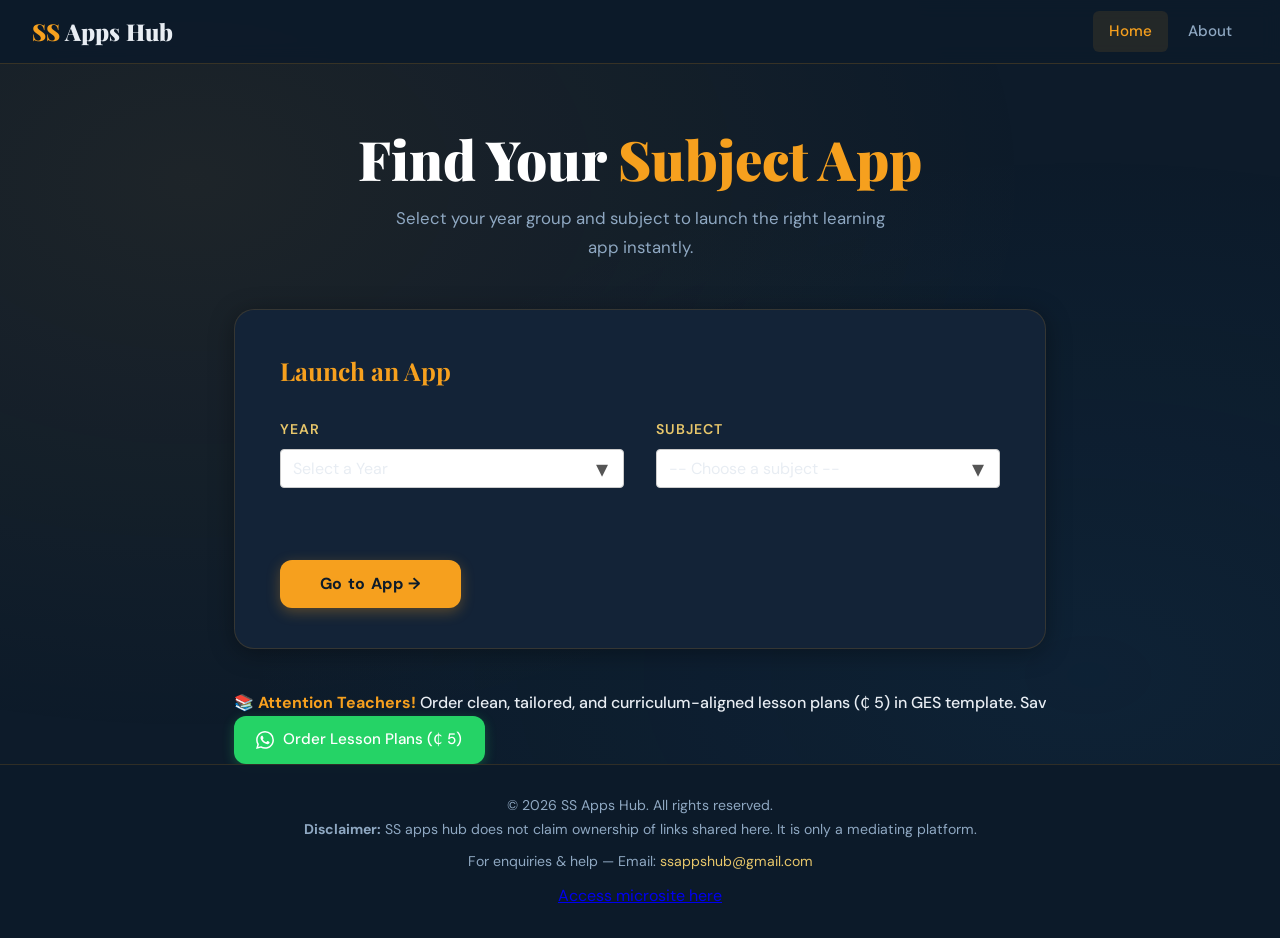
<file: index.html>
<!DOCTYPE html>
<html lang="en">

<head>
  <meta charset="UTF-8" />
  <meta name="viewport" content="width=device-width, initial-scale=1.0" />
  <meta name="description" content="access all subject specific apps for the new curriculum in one place">
  <meta name="keywords"
    content="plan your lesson, lesson plans, new curriculum, subject apps, year 1, year 2, year 3, shs apps, senior high school apps">
  <meta name="author" content="Benjamin Sarfo Appau, Jennifer Owusu Ansah">

  <title>SS Apps Hub – Home</title>

  <!-- Link to external stylesheet -->
  <link rel="stylesheet" href="styles.css" />
</head>

<body>

  <!-- ========== NAVIGATION BAR ========== -->
  <nav class="navbar" aria-label="Main Navigation">
    <!-- Brand / Logo -->
    <a href="index.html" class="navbar-brand">SS <span>Apps Hub</span></a>

    <!-- Navigation links -->
    <ul class="nav-links">
      <li><a href="index.html" class="active" aria-current="page">Home</a></li>
      <li><a href="about.html">About</a></li>
    </ul>
  </nav>
  <!-- ========== END NAV ========== -->


  <main>

    <!-- ========== PAGE HEADER ========== -->
    <header class="page-header">
      <h1>Find Your <span>Subject App</span></h1>
      <p>Select your year group and subject to launch the right learning app instantly.</p>
    </header>
    <!-- ========== END HEADER ========== -->


    <div class="container">

      <!-- ========== APP FINDER CARD ========== -->
      <section class="finder-card" aria-label="App Finder">
        <h2>Launch an App</h2>

        <!-- Form grid: Year input + Subject dropdown + Go button -->
        <div class="form-grid">

          <!-- Year label & input -->
          <div class="form-group">
            <label for="year-input">Year</label>
            <div class="select-wrapper">
              <select id="year-input" aria-describedby="finder-msg">
                <option value="" disabled selected>Select a Year</option>
                <option value="Year 1">Year 1</option>
                <option value="Year 2">Year 2</option>
                <option value="Year 3">Year 3</option>
              </select>
            </div>
          </div>

          <!-- Subject label & dropdown -->
          <div class="form-group">
            <label for="subject-select">Subject</label>
            <div class="select-wrapper">
              <select id="subject-select" aria-label="Select a subject">
                <option value="" disabled selected>-- Choose a subject --</option>
                <!-- Options are populated by JavaScript below -->
              </select>
            </div>
          </div>

          <!-- Feedback message row -->
          <p id="finder-msg" role="status" aria-live="polite"></p>

          <!-- Go button -->
          <button class="btn-go" id="go-btn" type="button">Go to App →</button>

        </div><!-- /form-grid -->
      </section>
      <!-- ========== END FINDER CARD ========== -->


      <!-- ========== ADVERT BANNER ========== -->
      <!--
        Contains a scrolling marquee advert for lesson plans
        and a WhatsApp contact button.
      -->
      <aside class="advert-banner" aria-label="Advertisement">

        <!-- Scrolling marquee text (duplicated for seamless loop) -->
        <div class="advert-text-wrap" aria-hidden="true">
          <div class="advert-marquee">
            <div class="advert-marquee-inner">
              <p>📚 <strong>Attention Teachers!</strong> Order clean, tailored, and curriculum-aligned lesson plans
                (&#8373 5) in GES template. Save time, teach better. Click the button to reach us on WhatsApp now!
                &nbsp;&nbsp;&nbsp;</p>
            </div>
            <!-- Duplicate for seamless infinite loop -->
            <div class="advert-marquee-inner" aria-hidden="true">
              <p>📚 <strong>Attention Teachers!</strong> Order clean, tailored, and curriculum-aligned lesson plans
                (&#8373 5) in GES template. Save time, teach better. Click the button to reach us on WhatsApp now!
                &nbsp;&nbsp;&nbsp;</p>
            </div>
          </div>
        </div>

        <!-- Visually-hidden text for screen readers -->
        <span class="sr-only">
          Attention Teachers: Order clean, tailored lesson plans. Contact us on WhatsApp.
        </span>

        <!-- WhatsApp button — replace number if needed (country code 233 = Ghana) -->
        <a href="https://wa.me/233533550588" target="_blank" rel="noopener noreferrer" class="btn-whatsapp"
          aria-label="Contact us on WhatsApp">
          <!-- WhatsApp SVG icon -->
          <svg viewBox="0 0 24 24" xmlns="http://www.w3.org/2000/svg" aria-hidden="true">
            <path
              d="M17.472 14.382c-.297-.149-1.758-.867-2.03-.967-.273-.099-.471-.148-.67.15-.197.297-.767.966-.94 1.164-.173.199-.347.223-.644.075-.297-.15-1.255-.463-2.39-1.475-.883-.788-1.48-1.761-1.653-2.059-.173-.297-.018-.458.13-.606.134-.133.298-.347.446-.52.149-.174.198-.298.298-.497.099-.198.05-.371-.025-.52-.075-.149-.669-1.612-.916-2.207-.242-.579-.487-.5-.669-.51-.173-.008-.371-.01-.57-.01-.198 0-.52.074-.792.372-.272.297-1.04 1.016-1.04 2.479 0 1.462 1.065 2.875 1.213 3.074.149.198 2.096 3.2 5.077 4.487.709.306 1.262.489 1.694.625.712.227 1.36.195 1.871.118.571-.085 1.758-.719 2.006-1.413.248-.694.248-1.289.173-1.413-.074-.124-.272-.198-.57-.347m-5.421 7.403h-.004a9.87 9.87 0 01-5.031-1.378l-.361-.214-3.741.982.998-3.648-.235-.374a9.86 9.86 0 01-1.51-5.26c.001-5.45 4.436-9.884 9.888-9.884 2.64 0 5.122 1.03 6.988 2.898a9.825 9.825 0 012.893 6.994c-.003 5.45-4.437 9.884-9.885 9.884m8.413-18.297A11.815 11.815 0 0012.05 0C5.495 0 .16 5.335.157 11.892c0 2.096.547 4.142 1.588 5.945L.057 24l6.305-1.654a11.882 11.882 0 005.683 1.448h.005c6.554 0 11.89-5.335 11.893-11.893a11.821 11.821 0 00-3.48-8.413z" />
          </svg>
          Order Lesson Plans (&#8373 5)
        </a>

      </aside>
      <!-- ========== END ADVERT BANNER ========== -->

    </div><!-- /container -->
  </main>


  <!-- ========== FOOTER ========== -->
  <footer>
    <div class="footer-inner">
      <!-- Copyright notice -->
      <p class="footer-copy">
        &copy; <span id="footer-year"></span> SS Apps Hub. All rights reserved. <br />
        <b> Disclaimer:</b> SS apps hub does
        not claim ownership of links shared here. It is only a mediating platform.
      </p>
      <!-- Contact / enquiry line -->
      <p class="footer-contact">
        For enquiries &amp; help — Email:
        <a href="https://mail.google.com/mail/?view=cm&to=ssappshub@gmail.com" target="_blank">ssappshub@gmail.com</a>
      </p>
      <!--======EMBEDDED MICROSITE======-->

      <p>
        <a href="https://curriculumresources.edu.gh/" target="_blank" style="text-decoration: underline;"
          onmouseover="this.style.color='#1a73e8';" onmouseout="this.style.color='';">
          Access microsite here
        </a>
      </p>




    </div>
  </footer>
  <!-- ========== END FOOTER ========== -->


  <!-- ========== JAVASCRIPT ========== -->
  <script>
    /* -------------------------------------------------------
       App data: year + subject → destination URL
       Sourced from ss_apps.xlsx
    ------------------------------------------------------- */
    const appData = [
      /* ---- Year 1 ---- */
      { year: "year 1", subject: "Accounting", url: "https://www.playlab.ai/project/cmekekfba0ab1kr0u69l9m7jf" },
      { year: "year 1", subject: "Additional Mathematics", url: "https://www.playlab.ai/project/cmd92w06l04rzh10uj4rc3pwv" },
      { year: "year 1", subject: "Agricultural Science", url: "https://www.playlab.ai/project/cmd932l2s055fh10uudu9v30i" },
      { year: "year 1", subject: "Agriculture", url: "https://www.playlab.ai/project/cmd93523905myji0ultzdspqb" },
      { year: "year 1", subject: "Applied Technology", url: "https://www.playlab.ai/project/cmd9384ox05zfji0u5hsjvka9" },
      { year: "year 1", subject: "Arabic", url: "https://www.playlab.ai/project/cmd93bnef05j7h10uo7d72ea6" },
      { year: "year 1", subject: "Art and Design Foundation", url: "https://www.playlab.ai/project/cmd93hdgx04v9k60urun1snzm" },
      { year: "year 1", subject: "Art and Design Studio", url: "https://www.playlab.ai/project/cmd93pozj058tk60u1vi7j5n8" },
      { year: "year 1", subject: "Aviation and Aerospace", url: "https://www.playlab.ai/project/cmdw89v1e0jc6mg0u8em0clf1" },
      { year: "year 1", subject: "Biology", url: "https://www.playlab.ai/project/cmd93v07f06h5ji0uae4zk9lj" },
      { year: "year 1", subject: "Biomedical Science", url: "https://www.playlab.ai/project/cmd93x7ru054oju0uilff0262" },
      { year: "year 1", subject: "Business Management", url: "https://www.playlab.ai/project/cmekep06f0besnb0uuqf606q5" },
      { year: "year 1", subject: "Chemistry", url: "https://www.playlab.ai/project/cmd940t7h06ujji0ubvswrck1" },
      { year: "year 1", subject: "Christian Religious Studies (CRS)", url: "https://www.playlab.ai/project/cmdw9ntmi2h2and0ug3r5stay" },
      { year: "year 1", subject: "Clothing & Textiles", url: "https://www.playlab.ai/project/cmdw978jx0k83mg0uij7zjef3" },
      { year: "year 1", subject: "Computing", url: "https://www.playlab.ai/project/cmd9462xe05urjq0u38blwlcq" },
      { year: "year 1", subject: "Design and Communication Technology", url: "https://www.playlab.ai/project/cmd94caqa07a5ji0uyg6tvivz" },
      { year: "year 1", subject: "Economics", url: "https://www.playlab.ai/project/cmd94ee7j05skgn0uk2rvfvyg" },
      { year: "year 1", subject: "Engineering", url: "https://www.playlab.ai/project/cmd94j45c06apjq0u9x0s5vq4" },
      { year: "year 1", subject: "English Language", url: "https://www.playlab.ai/project/cmdxx258702r9os0ukf1zoqke" },
      { year: "year 1", subject: "Food and Nutrition", url: "https://www.playlab.ai/project/cmdw9c1rr2i6jm60utaylrnnc" },
      { year: "year 1", subject: "French", url: "https://www.playlab.ai/project/cmdw8k4gv0jowmg0u81kxyyub" },
      { year: "year 1", subject: "General Science", url: "https://www.playlab.ai/project/cmd94ugn006q9jq0uu4ntg6y1" },
      { year: "year 1", subject: "Geography", url: "https://www.playlab.ai/project/cmdw907a32iheo50ujv3ecgl9" },
      { year: "year 1", subject: "Ghanaian Language (Akuapem)", url: "https://www.playlab.ai/project/cmdxp42ec2za5nn0up00eu89e" },
      { year: "year 1", subject: "Ghanaian Language (Asante Twi)", url: "https://www.playlab.ai/project/cmdxpx04a2zr2nn0uzjoju8b6" },
      { year: "year 1", subject: "Ghanaian Language (Dabgani)", url: "https://www.playlab.ai/project/cmdxozu0o321ao70uk8p7aat5" },
      { year: "year 1", subject: "Ghanaian Language (Dagaare)", url: "https://www.playlab.ai/project/cmdxs8h0p00kymz0urf88mkvn" },
      { year: "year 1", subject: "Ghanaian Language (Dangme)", url: "https://www.playlab.ai/project/cmdxsfra80354mw0uywbjuw9b" },
      { year: "year 1", subject: "Ghanaian Language (Ewe)", url: "https://www.playlab.ai/project/cmdxscejv00ifp50vfqkxh13b" },
      { year: "year 1", subject: "Ghanaian Language (Ga)", url: "https://www.playlab.ai/project/cmdxsmmlr00o5os0uf6qv6fl3" },
      { year: "year 1", subject: "Ghanaian Language (Gonja)", url: "https://www.playlab.ai/project/cmdxsp86l0128p50vlx6e8srg" },
      { year: "year 1", subject: "Ghanaian Language (Gurene)", url: "https://www.playlab.ai/project/cmdxss2do0106lt0u100art46" },
      { year: "year 1", subject: "Ghanaian Language (Kasem)", url: "https://www.playlab.ai/project/cmdxsv6sk01czlt0u9f5ze8wl" },
      { year: "year 1", subject: "Ghanaian Language (Mfantse)", url: "https://www.playlab.ai/project/cmdxww6f103azlt0ukrgiardh" },
      { year: "year 1", subject: "Ghanaian Language (Nzema)", url: "https://www.playlab.ai/project/cmdxwyptj03d7mz0ucgjrae3s" },
      { year: "year 1", subject: "Government", url: "https://www.playlab.ai/project/cmd94ypa5065ogy0uidiugvn2" },
      { year: "year 1", subject: "History", url: "https://www.playlab.ai/project/cmd950t2e05e4ix0u7vezzc72" },
      { year: "year 1", subject: "Information and Communication Technology (ICT)", url: "https://www.playlab.ai/project/cmd952nfd05sdju0uns2559uz" },
      { year: "year 1", subject: "Intervention (English and Maths)", url: "https://www.playlab.ai/project/cmfocc5ql0hasm40uqjmty9d9" },
      { year: "year 1", subject: "Islamic Religious Studies", url: "https://www.playlab.ai/project/cmdw9yhyd2jldno0viwed8qjo" },
      { year: "year 1", subject: "Literature in English", url: "https://www.playlab.ai/project/cmd954psk065tju0uwu65jc6i" },
      { year: "year 1", subject: "Management in Living", url: "https://www.playlab.ai/project/cmekev1070atdll0udetpyfqp" },
      { year: "year 1", subject: "Mathematics (Core)", url: "https://www.playlab.ai/project/cmd959ml706q6k60u7e66i89u" },
      { year: "year 1", subject: "Music", url: "https://www.playlab.ai/project/cmd95bopy05rles0ukg4jo2p5" },
      { year: "year 1", subject: "Performing Arts", url: "https://www.playlab.ai/project/cmd95ij56065nes0uv3shu976" },
      { year: "year 1", subject: "Physical Education and Health (Core)", url: "https://www.playlab.ai/project/cmd95elao07kmjq0u7tgx043y" },
      { year: "year 1", subject: "Physical Education and Health (Elective)", url: "https://www.playlab.ai/project/cmd95gm2j06kqju0u8bipvxs5" },
      { year: "year 1", subject: "Physics", url: "https://www.playlab.ai/project/cmd95kequ08evji0udoma8669" },
      { year: "year 1", subject: "Religious and Moral Education (RME)", url: "https://www.playlab.ai/project/cmd95mhu107zojq0uuzuj21xi" },
      { year: "year 1", subject: "Robotics", url: "https://www.playlab.ai/project/cmd95q0a305ytix0uc5fa4dmb" },
      { year: "year 1", subject: "Social Studies", url: "https://www.playlab.ai/project/cmd95sy3u06qzgn0uww395d6c" },
      { year: "year 1", subject: "Spanish", url: "https://www.playlab.ai/project/cmd95y5j80666i30uzwqno84z" },

      /* ---- Year 2 ---- */
      { year: "year 2", subject: "Accounting", url: "https://www.playlab.ai/project/cmeojcma2036fgk0u4pscv17f" },
      { year: "year 2", subject: "Additional Mathematics", url: "https://www.playlab.ai/project/cme6fmsbj0fbtnk0uz002inv9" },
      { year: "year 2", subject: "Agricultural Science / Agriculture", url: "https://www.playlab.ai/project/cme6ekrbj0fjxm30uhacwpg5z" },
      { year: "year 2", subject: "Agriculture", url: "https://www.playlab.ai/project/cme6eo5we0fwvm30upgptn669" },
      { year: "year 2", subject: "Applied Technology (Automotive & Metal)", url: "https://www.playlab.ai/project/cme6fpwwh09wik90u10hknruu" },
      { year: "year 2", subject: "Arabic", url: "https://www.playlab.ai/project/cmcy21epv0081fo0uosedqium" },
      { year: "year 2", subject: "Art and Design Foundation", url: "https://www.playlab.ai/project/cme6fztla0984no0uus6zmjmb" },
      { year: "year 2", subject: "Art and Design Studio", url: "https://www.playlab.ai/project/cme6g1wav0fsenk0u51x1fd4i" },
      { year: "year 2", subject: "Aviation and Aerospace", url: "https://www.playlab.ai/project/cme6fh5m80cz0m90u6x57eaov" },
      { year: "year 2", subject: "Biology", url: "https://www.playlab.ai/project/cme6fjssk0bbom50u3bk6xwpt" },
      { year: "year 2", subject: "Biomedical Science", url: "https://www.playlab.ai/project/cme6g4b0o09l0no0ukyjuka73" },
      { year: "year 2", subject: "Business Management", url: "https://www.playlab.ai/project/cmd97ngc20acujq0usfl5z5v1" },
      { year: "year 2", subject: "Chemistry", url: "https://www.playlab.ai/project/cme6g5xey0aakk90u6r8olibz" },
      { year: "year 2", subject: "Christian Religious Studies (CRS)", url: "https://www.playlab.ai/project/cmesm1nji032sgs0vkcasizmi" },
      { year: "year 2", subject: "Clothing & Textiles", url: "https://www.playlab.ai/project/cme6h94e50apwjd0ucc7wjk10" },
      { year: "year 2", subject: "Computing", url: "https://www.playlab.ai/project/cme6g8b040bs7m50u2fe3el2q" },
      { year: "year 2", subject: "Design and Communication Technology", url: "https://www.playlab.ai/project/cme6gaio409uyjd0uh3we9cz3" },
      { year: "year 2", subject: "Economics", url: "https://www.playlab.ai/project/cme6gikat0cg8m50ubv2or1xz" },
      { year: "year 2", subject: "Engineering", url: "https://www.playlab.ai/project/cme6gk7au0gjtm30ulo63hvmp" },
      { year: "year 2", subject: "English Language", url: "https://www.playlab.ai/project/cme6glvhl0gvgm30uccc5uu7j" },
      { year: "year 2", subject: "Food and Nutrition", url: "https://www.playlab.ai/project/cme6havtb09ypnl0u463nznvq" },
      { year: "year 2", subject: "French", url: "https://www.playlab.ai/project/cme6goppi09e6o60ut0ai02zb" },
      { year: "year 2", subject: "General Science", url: "https://www.playlab.ai/project/cme6graz50dwzm90ukyuuno5x" },
      { year: "year 2", subject: "Geography", url: "https://www.playlab.ai/project/cmdw6fr442g3fnd0u9fffjfso" },
      { year: "year 2", subject: "Ghanaian Language (Akuapem)", url: "https://www.playlab.ai/project/cme6gt76x0h8rm30uglx7i0zd" },
      { year: "year 2", subject: "Ghanaian Language (Asante Twi)", url: "https://www.playlab.ai/project/cme6gv49209kvnl0uyv3ie7rx" },
      { year: "year 2", subject: "Ghanaian Language (Dabgani)", url: "https://www.playlab.ai/project/cmddm3kil0otqjn0uutsrqatt" },
      { year: "year 2", subject: "Ghanaian Language (Dagare)", url: "https://www.playlab.ai/project/cme6gwoma0cvgm50una2eh6lt" },
      { year: "year 2", subject: "Ghanaian Language (Dangme)", url: "https://www.playlab.ai/project/cme6gytpp0aaxjd0urafgnpab" },
      { year: "year 2", subject: "Ghanaian Language (Ewe)", url: "https://www.playlab.ai/project/cme6h10090eakm90usb1xoa41" },
      { year: "year 2", subject: "Ghanaian Language (Ga)", url: "https://www.playlab.ai/project/cmdw6pxdl2rr9ms0ueqelj7bg" },
      { year: "year 2", subject: "Ghanaian Language (Gonja)", url: "https://www.playlab.ai/project/cme6h2p2n0hn6m30um1qk4of9" },
      { year: "year 2", subject: "Ghanaian Language (Gurene)", url: "https://www.playlab.ai/project/cme6h4rg60bfnmv0utg5vi2zt" },
      { year: "year 2", subject: "Ghanaian Language (Kasem)", url: "https://www.playlab.ai/project/cmdw6upio0itdmg0uqh1ef77e" },
      { year: "year 2", subject: "Ghanaian Language (Mfantse)", url: "https://www.playlab.ai/project/cmddltptf0qqfj70ue5jgr0cp" },
      { year: "year 2", subject: "Ghanaian Language (Nzema)", url: "https://curriculumresources.edu.gh/trs_year2_ghanaian-language_nzema/" },
      { year: "year 2", subject: "Government", url: "https://www.playlab.ai/project/cme6h714p0ge7nk0uw48xnont" },
      { year: "year 2", subject: "History", url: "https://www.playlab.ai/project/cmdxjohhq2uwtno0vln690jg1" },
      { year: "year 2", subject: "Information and Communication Technology (ICT)", url: "https://www.playlab.ai/project/cmekgp6rq0bjkp20u76nao8s4" },
      { year: "year 2", subject: "Intervention (English and Maths)", url: "https://www.playlab.ai/project/cmfocc5ql0hasm40uqjmty9d9" },
      { year: "year 2", subject: "Islamic Religious Studies", url: "https://www.playlab.ai/project/cmeslwo8n033gki0uztwpzktw" },
      { year: "year 2", subject: "Literature in English", url: "https://www.playlab.ai/project/cmekgtiug0b55l50uflwfsy0c" },
      { year: "year 2", subject: "Management in Living", url: "https://www.playlab.ai/project/cme6hcu7o0i1rm30udu4jxxlt" },
      { year: "year 2", subject: "Mathematics (Core)", url: "https://www.playlab.ai/project/cmekh06gb0c0ekr0u8dflebla" },
      { year: "year 2", subject: "Performing Arts", url: "https://www.playlab.ai/project/cmekh7n4u0cmxmv0u1djjqig9" },
      { year: "year 2", subject: "Physical Education and Health (Core)", url: "https://www.playlab.ai/project/cme6gexy30c49m50uxxvx0iu8" },
      { year: "year 2", subject: "Physical Education and Health (Elective)", url: "https://www.playlab.ai/project/cmekh5a6a0blzl50uyxvqdz8j" },
      { year: "year 2", subject: "Physics", url: "https://www.playlab.ai/project/cmekh9xfg0bspmd0ujw1h9gqb" },
      { year: "year 2", subject: "Religious and Moral Education (RME)", url: "https://www.playlab.ai/project/cmekhch900chmkr0u9rlcv2yl" },
      { year: "year 2", subject: "Robotics", url: "https://www.playlab.ai/project/cmekhfdwl0c68ll0uhtf0d6pn" },
      { year: "year 2", subject: "Social Studies", url: "https://www.playlab.ai/project/cmekhi7l30cbsp20ulf2a5p5w" },
      { year: "year 2", subject: "Spanish", url: "https://www.playlab.ai/project/cmekhn11r0bvxm80us6jdjhlr" },
    ];

    /* -------------------------------------------------------
       Populate the subject dropdown with unique subject names
       (sorted alphabetically, no duplicates)
    ------------------------------------------------------- */
    const subjectSelect = document.getElementById('subject-select');
    const uniqueSubjects = [...new Set(appData.map(d => d.subject))].sort();

    uniqueSubjects.forEach(subj => {
      const opt = document.createElement('option');
      opt.value = subj;
      opt.textContent = subj;
      subjectSelect.appendChild(opt);
    });

    /* -------------------------------------------------------
       Go button click handler:
       1. Read year input (trim + lowercase for comparison)
       2. Read selected subject
       3. Look up matching entry in appData
       4. Open the URL in a new tab, or show an error message
    ------------------------------------------------------- */
    document.getElementById('go-btn').addEventListener('click', function () {
      const yearRaw = document.getElementById('year-input').value.trim();
      const subjectRaw = subjectSelect.value;
      const msgEl = document.getElementById('finder-msg');

      /* Basic validation */
      if (!yearRaw) {
        msgEl.textContent = '⚠ Please enter a year (e.g. Year 1 or Year 2).';
        return;
      }
      if (!subjectRaw) {
        msgEl.textContent = '⚠ Please select a subject from the dropdown.';
        return;
      }

      /* Case-insensitive year match */
      const yearKey = yearRaw.toLowerCase().replace(/\s+/g, ' ');

      /* Find match in data array */
      const match = appData.find(
        d => d.year === yearKey && d.subject === subjectRaw
      );

      if (match) {
        msgEl.textContent = '';
        /* Open destination in a new browser tab */
        window.open(match.url, '_blank', 'noopener,noreferrer');
      } else {
        msgEl.textContent = `⚠ No app found for "${yearRaw}" + "${subjectRaw}". Check your entries.`;
      }
    });

    /* -------------------------------------------------------
       Auto-fill footer copyright year dynamically
    ------------------------------------------------------- */
    document.getElementById('footer-year').textContent = new Date().getFullYear();
    /*----------------------------------------------------------
      JS for the selection of year
      -------------------------------------------------------*/
    document.addEventListener("DOMContentLoaded", function () {
      const yearSelect = document.getElementById("year-input");

      yearSelect.addEventListener("change", function () {
        const selected = this.value;
        console.log("Selected year:", selected);
        // Add any logic that should run when the user picks a year
      });
    });
  </script>
  <!-- ========== END JAVASCRIPT ========== -->

</body>

</html>
</file>
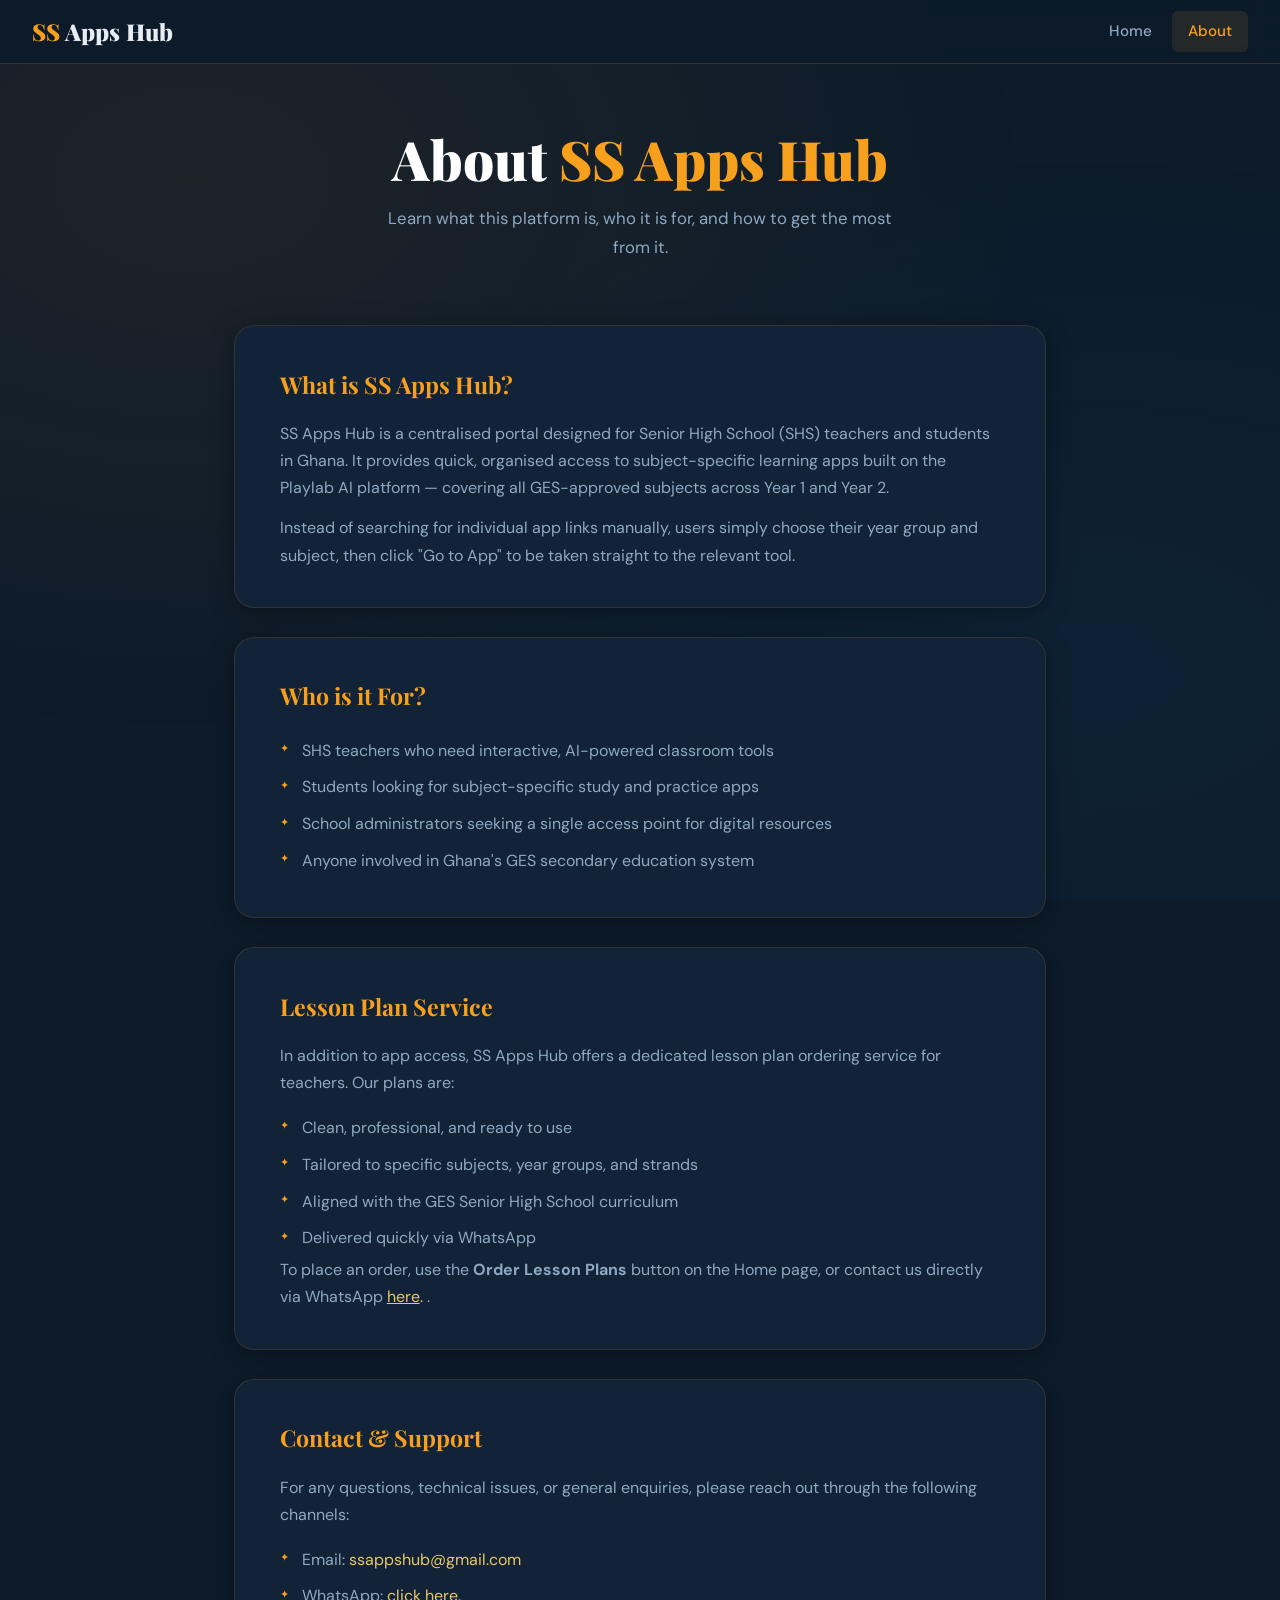
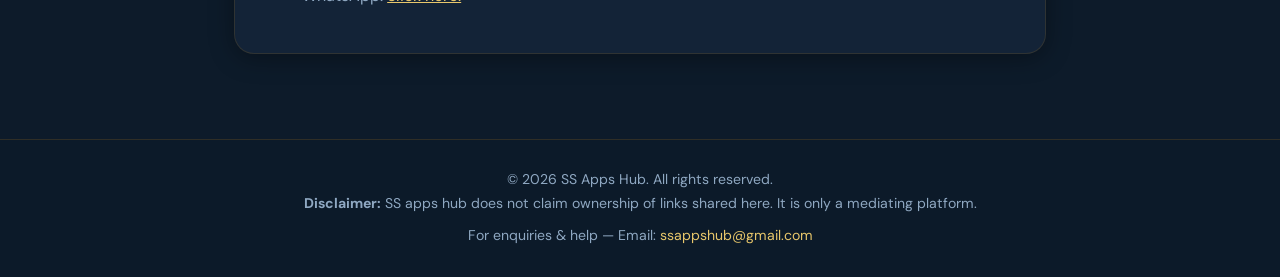
<file: about.html>
<!DOCTYPE html>
<html lang="en">

<head>
  <meta charset="UTF-8" />
  <meta name="viewport" content="width=device-width, initial-scale=1.0" />
  <meta charset="UTF-8" />
  <meta name="viewport" content="width=device-width, initial-scale=1.0" />
  <meta name="description"
    content="Learn about SS Apps Hub — a centralised portal for SHS teachers and students in Ghana to access subject-specific learning apps and order lesson plans. Find out who it's for, what it offers, and how to get in touch." />
  <meta name="keywords"
    content="SS Apps Hub, about, SHS teachers, students, Ghana, subject-specific apps, lesson plans, contact" />
  <meta name="author" content="Benjamin Sarfo Appau, Jennifer Owusu Ansah">

  <title>SS Apps Hub – About</title>

  <!-- Link to shared external stylesheet -->
  <link rel="stylesheet" href="styles.css" />
</head>

<body>

  <!-- ========== NAVIGATION BAR ========== -->
  <!-- Same nav structure as index.html; "About" link is marked active here -->
  <nav class="navbar" aria-label="Main Navigation">
    <!-- Brand / Logo -->
    <a href="index.html" class="navbar-brand">SS <span>Apps Hub</span></a>

    <!-- Navigation links -->
    <ul class="nav-links">
      <li><a href="index.html">Home</a></li>
      <li><a href="about.html" class="active" aria-current="page">About</a></li>
    </ul>
  </nav>
  <!-- ========== END NAV ========== -->


  <main>

    <!-- ========== PAGE HEADER ========== -->
    <header class="page-header">
      <h1>About <span>SS Apps Hub</span></h1>
      <p>Learn what this platform is, who it is for, and how to get the most from it.</p>
    </header>
    <!-- ========== END HEADER ========== -->


    <div class="container">
      <section class="about-section">

        <!-- Card 1: What is SS Apps Hub? -->
        <article class="about-card">
          <h2>What is SS Apps Hub?</h2>
          <p>
            SS Apps Hub is a centralised portal designed for Senior High School (SHS) teachers
            and students in Ghana. It provides quick, organised access to subject-specific
            learning apps built on the Playlab AI platform — covering all GES-approved
            subjects across Year 1 and Year 2.
          </p>
          <p>
            Instead of searching for individual app links manually, users simply choose their
            year group and subject, then click "Go to App" to be taken straight to the
            relevant tool.
          </p>
        </article>

        <!-- Card 2: Who is it for? -->
        <article class="about-card">
          <h2>Who is it For?</h2>
          <ul>
            <li>SHS teachers who need interactive, AI-powered classroom tools</li>
            <li>Students looking for subject-specific study and practice apps</li>
            <li>School administrators seeking a single access point for digital resources</li>
            <li>Anyone involved in Ghana's GES secondary education system</li>
          </ul>
        </article>

        <!-- Card 3: Lesson Plan Service -->
        <article class="about-card">
          <h2>Lesson Plan Service</h2>
          <p>
            In addition to app access, SS Apps Hub offers a dedicated lesson plan ordering
            service for teachers. Our plans are:
          </p>
          <ul>
            <li>Clean, professional, and ready to use</li>
            <li>Tailored to specific subjects, year groups, and strands</li>
            <li>Aligned with the GES Senior High School curriculum</li>
            <li>Delivered quickly via WhatsApp</li>
          </ul>
          <p>
            To place an order, use the <strong>Order Lesson Plans</strong> button on the
            Home page, or contact us directly via WhatsApp
            <a href="https://wa.me/233245856832" target="_blank" rel="noopener noreferrer"
              style="color:var(--clr-accent2);text-decoration:none;"> <u>here</u>.

            </a>.
          </p>
        </article>

        <!-- Card 4: Contact -->
        <article class="about-card">
          <h2>Contact &amp; Support</h2>
          <p>
            For any questions, technical issues, or general enquiries, please reach out
            through the following channels:
          </p>
          <ul>
            <li>
              Email:
              <a href="https://mail.google.com/mail/?view=cm&to=ssappshub@gmail.com"
                style="color:var(--clr-accent2);text-decoration:none;">
                ssappshub@gmail.com
              </a>
            </li>
            <li>
              WhatsApp:
              <a href="https://wa.me/233533550588" target="_blank" rel="noopener noreferrer"
                style="color:var(--clr-accent2);text-decoration:none;">
                <u> click here.</u>
              </a>
            </li>
          </ul>
        </article>

      </section>
    </div><!-- /container -->

  </main>


  <!-- ========== FOOTER ========== -->
  <!-- Same footer structure as index.html -->
  <footer>
    <div class="footer-inner">
      <!-- Copyright notice (year set by JS) -->
      <p class="footer-copy">
        &copy; <span id="footer-year"></span> SS Apps Hub. All rights reserved. <br />
        <b> Disclaimer:</b> SS apps hub does
        not claim ownership of links shared here. It is only a mediating platform.
      </p>
      <!-- Contact / enquiry line -->
      <p class="footer-contact">
        For enquiries &amp; help — Email:
        <a href="https://mail.google.com/mail/?view=cm&to=ssappshub@gmail.com" target="_blank">ssappshub@gmail.com</a>
      </p>
    </div>
  </footer>
  <!-- ========== END FOOTER ========== -->


  <!-- ========== JAVASCRIPT ========== -->
  <script>
    /* Auto-fill copyright year in footer */
    document.getElementById('footer-year').textContent = new Date().getFullYear();
  </script>
  <!-- ========== END JAVASCRIPT ========== -->

</body>

</html>
</file>
<file: styles.css>
/* ============================================================
   SS Apps Hub - External Stylesheet
   Styles both index.html (Home) and about.html (About)
   ============================================================ */

/* ---------- Google Fonts Import ---------- */
@import url('https://fonts.googleapis.com/css2?family=Playfair+Display:wght@700;900&family=DM+Sans:wght@300;400;500;600&display=swap');

/* ---------- CSS Variables / Design Tokens ---------- */
:root {
  --clr-bg: #0d1b2a;
  /* deep navy background */
  --clr-surface: #132337;
  /* card / surface layer */
  --clr-surface2: #1a2e45;
  /* lighter surface */
  --clr-accent: #f6a01e;
  /* warm amber accent */
  --clr-accent2: #e8c76b;
  /* soft gold */
  --clr-text: #e8edf3;
  /* primary text */
  --clr-muted: #8fa8c2;
  /* muted text */
  --clr-white: #ffffff;
  --clr-wa: #25d366;
  /* WhatsApp green */
  --clr-wa-dark: #1ebe5d;

  --font-display: 'Playfair Display', Georgia, serif;
  --font-body: 'DM Sans', Helvetica, sans-serif;

  --radius-sm: 6px;
  --radius-md: 12px;
  --radius-lg: 20px;
  --shadow: 0 4px 24px rgba(0, 0, 0, 0.35);
  --transition: 0.28s ease;
}

/* ---------- Reset & Base ---------- */
*,
*::before,
*::after {
  box-sizing: border-box;
  margin: 0;
  padding: 0;
}

html {
  scroll-behavior: smooth;
}

body {
  font-family: var(--font-body);
  background-color: var(--clr-bg);
  color: var(--clr-text);
  line-height: 1.7;
  min-height: 100vh;
  display: flex;
  flex-direction: column;
}

/* ---------- Decorative background pattern ---------- */
body::before {
  content: '';
  position: fixed;
  inset: 0;
  background:
    radial-gradient(ellipse at 15% 20%, rgba(246, 160, 30, 0.07) 0%, transparent 55%),
    radial-gradient(ellipse at 85% 75%, rgba(26, 116, 186, 0.08) 0%, transparent 55%);
  pointer-events: none;
  z-index: 0;
}

/* ---------- Navigation ---------- */
.navbar {
  position: sticky;
  top: 0;
  z-index: 100;
  background: rgba(13, 27, 42, 0.92);
  backdrop-filter: blur(10px);
  border-bottom: 1px solid rgba(246, 160, 30, 0.18);
  padding: 0 2rem;
  display: flex;
  align-items: center;
  justify-content: space-between;
  height: 64px;
}

/* Site logo / brand */
.navbar-brand {
  font-family: var(--font-display);
  font-size: 1.45rem;
  font-weight: 900;
  color: var(--clr-accent);
  text-decoration: none;
  letter-spacing: 0.01em;
  transition: color var(--transition);
}

.navbar-brand span {
  color: var(--clr-text);
}

.navbar-brand:hover {
  color: var(--clr-accent2);
}

/* Nav links list */
.nav-links {
  list-style: none;
  display: flex;
  gap: 0.25rem;
}

.nav-links a {
  display: inline-block;
  padding: 0.45rem 1rem;
  color: var(--clr-muted);
  text-decoration: none;
  font-weight: 500;
  font-size: 0.95rem;
  border-radius: var(--radius-sm);
  transition: color var(--transition), background var(--transition);
}

.nav-links a:hover,
.nav-links a.active {
  color: var(--clr-accent);
  background: rgba(246, 160, 30, 0.1);
}

/* ---------- Main content wrapper ---------- */
main {
  position: relative;
  z-index: 1;
  flex: 1;
}

/* ---------- Hero / Page Header ---------- */
.page-header {
  text-align: center;
  padding: 4rem 1.5rem 3rem;
}

.page-header h1 {
  font-family: var(--font-display);
  font-size: clamp(2rem, 5vw, 3.4rem);
  font-weight: 900;
  line-height: 1.15;
  color: var(--clr-white);
}

.page-header h1 span {
  color: var(--clr-accent);
}

.page-header p {
  margin-top: 0.85rem;
  color: var(--clr-muted);
  font-size: 1.05rem;
  max-width: 520px;
  margin-inline: auto;
}

/* ---------- Section Container ---------- */
.container {
  width: 100%;
  max-width: 860px;
  margin-inline: auto;
  padding: 0 1.5rem;
}

/* ---------- App Finder Card (Home) ---------- */
.finder-card {
  background: var(--clr-surface);
  border: 1px solid rgba(246, 160, 30, 0.15);
  border-radius: var(--radius-lg);
  padding: 2.5rem 2.8rem;
  box-shadow: var(--shadow);
  margin-bottom: 2.5rem;
}

.finder-card h2 {
  font-family: var(--font-display);
  font-size: 1.55rem;
  color: var(--clr-accent);
  margin-bottom: 1.6rem;
}

/* Form layout */
.form-grid {
  display: grid;
  grid-template-columns: 1fr 1fr;
  gap: 1.4rem 2rem;
}

.form-group {
  display: flex;
  flex-direction: column;
  gap: 0.45rem;
}

.form-group label {
  font-weight: 600;
  font-size: 0.88rem;
  text-transform: uppercase;
  letter-spacing: 0.07em;
  color: var(--clr-accent2);
}

/* Input & select shared styles */
.form-group input,
.form-group select {
  background: var(--clr-surface2);
  border: 1.5px solid rgba(143, 168, 194, 0.2);
  border-radius: var(--radius-sm);
  padding: 0.7rem 1rem;
  color: var(--clr-text);
  font-family: var(--font-body);
  font-size: 0.97rem;
  appearance: none;
  -webkit-appearance: none;
  transition: border-color var(--transition), box-shadow var(--transition);
  cursor: pointer;
}

.form-group input::placeholder {
  color: var(--clr-muted);
  opacity: 0.7;
}

.form-group input:focus,
.form-group select:focus {
  outline: none;
  border-color: var(--clr-accent);
  box-shadow: 0 0 0 3px rgba(246, 160, 30, 0.15);
}

/* Dropdown arrow */
.select-wrapper {
  position: relative;
}

.select-wrapper::after {
  content: '▾';
  position: absolute;
  right: 1rem;
  top: 50%;
  transform: translateY(-50%);
  color: #555;
  pointer-events: none;
  font-size: 1.5rem;
}

.select-wrapper select {
  width: 100%;
  padding-right: 2.5rem;
}

/* Go button */
.btn-go {
  grid-column: 1 / -1;
  margin-top: 0.6rem;
  padding: 0.85rem 2.5rem;
  background: var(--clr-accent);
  color: #0d1b2a;
  font-family: var(--font-body);
  font-size: 1rem;
  font-weight: 700;
  border: none;
  border-radius: var(--radius-md);
  cursor: pointer;
  letter-spacing: 0.04em;
  transition: background var(--transition), transform var(--transition), box-shadow var(--transition);
  box-shadow: 0 4px 14px rgba(246, 160, 30, 0.3);
  justify-self: start;
}

.btn-go:hover {
  background: var(--clr-accent2);
  transform: translateY(-2px);
  box-shadow: 0 6px 20px rgba(246, 160, 30, 0.45);
}

.btn-go:active {
  transform: translateY(0);
}

/* Error / info message under button */
#finder-msg {
  grid-column: 1 / -1;
  font-size: 0.9rem;
  color: #e07070;
  min-height: 1.2em;
}

/* ---------- Advert Banner (Home) ---------- */
.advert-text-wrap {
  overflow: hidden;
  flex: 1;
}

.advert-marquee {
  display: flex;
  width: min-content;
  animation: marquee 18s linear infinite;
}

.advert-marquee-inner {
  white-space: nowrap;
}

@keyframes marquee {
  0% {
    transform: translateX(0);
  }

  100% {
    transform: translateX(-50%);
  }
}

/* Scrolling marquee text */
.advert-text-wrap {
  overflow: hidden;
  flex: 1;
}

.advert-marquee {
  display: flex;
  white-space: nowrap;
  animation: marquee 18s linear infinite;
}

.advert-marquee:hover {
  animation-play-state: paused;
}

@keyframes marquee {
  0% {
    transform: translateX(0);
  }

  100% {
    transform: translateX(-50%);
  }
}

.advert-marquee-inner {
  display: inline-block;
  padding-right: 2rem;
}

.advert-marquee-inner p {
  font-size: 1rem;
  color: var(--clr-text);
  font-weight: 500;
}

.advert-marquee-inner p strong {
  color: var(--clr-accent);
}

/* WhatsApp button */
.btn-whatsapp {
  display: inline-flex;
  align-items: center;
  gap: 0.55rem;
  padding: 0.7rem 1.4rem;
  background: var(--clr-wa);
  color: #fff;
  text-decoration: none;
  font-weight: 500;
  font-size: 0.95rem;
  border-radius: var(--radius-md);
  white-space: nowrap;
  flex-shrink: 0;
  transition: background var(--transition), transform var(--transition), box-shadow var(--transition);
  box-shadow: 0 3px 12px rgba(37, 211, 102, 0.3);
}

.btn-whatsapp:hover {
  background: var(--clr-wa-dark);
  transform: translateY(-2px);
  box-shadow: 0 6px 18px rgba(37, 211, 102, 0.45);
}

.btn-whatsapp svg {
  width: 18px;
  height: 18px;
  fill: currentColor;
}

/* ---------- About Page Content ---------- */
.about-section {
  padding: 1rem 0 3.5rem;
}

.about-card {
  background: var(--clr-surface);
  border: 1px solid rgba(246, 160, 30, 0.12);
  border-radius: var(--radius-lg);
  padding: 2.4rem 2.8rem;
  margin-bottom: 1.8rem;
  box-shadow: var(--shadow);
}

.about-card h2 {
  font-family: var(--font-display);
  font-size: 1.45rem;
  color: var(--clr-accent);
  margin-bottom: 1rem;
}

.about-card p {
  color: var(--clr-muted);
  margin-bottom: 0.8rem;
}

.about-card p:last-child {
  margin-bottom: 0;
}

.about-card ul {
  list-style: none;
  margin-top: 0.6rem;
}

.about-card ul li {
  color: var(--clr-muted);
  padding: 0.3rem 0;
  padding-left: 1.4rem;
  position: relative;
}

.about-card ul li::before {
  content: '✦';
  position: absolute;
  left: 0;
  color: var(--clr-accent);
  font-size: 0.7rem;
  top: 0.45rem;
}

/* ---------- Footer ---------- */
footer {
  position: relative;
  z-index: 1;
  background: rgba(13, 27, 42, 0.95);
  border-top: 1px solid rgba(246, 160, 30, 0.15);
  padding: 1.8rem 2rem;
  text-align: center;
}

.footer-inner {
  max-width: 700px;
  margin-inline: auto;
  display: flex;
  flex-direction: column;
  gap: 0.5rem;
  align-items: center;
}

.footer-copy {
  font-size: 0.88rem;
  color: var(--clr-muted);
}

.footer-contact {
  font-size: 0.88rem;
  color: var(--clr-muted);
}

.footer-contact a {
  color: var(--clr-accent2);
  text-decoration: none;
  transition: color var(--transition);
}

.footer-contact a:hover {
  color: var(--clr-accent);
  text-decoration: underline;
}

/* ---------- Utility ---------- */
.sr-only {
  position: absolute;
  width: 1px;
  height: 1px;
  overflow: hidden;
  clip: rect(0, 0, 0, 0);
  white-space: nowrap;
}

/* ---------- Responsive ---------- */
@media (max-width: 640px) {
  .navbar {
    padding: 0 1rem;
  }

  .finder-card,
  .about-card {
    padding: 1.6rem 1.4rem;
  }

  .form-grid {
    grid-template-columns: 1fr;
  }

  .btn-go {
    width: 100%;
    text-align: center;
    justify-self: stretch;
  }

  .advert-banner {
    flex-direction: column;
    padding: 1.4rem 1.2rem;
  }

  .advert-text-wrap {
    width: 100%;
  }

  .btn-whatsapp {
    width: 100%;
    justify-content: center;
  }
}

/* selection of year styling*/
.select-wrapper {
  position: relative;
  display: inline-block;
  width: 100%;
}

.select-wrapper select {
  width: 100%;
  padding: 8px 36px 8px 12px;
  appearance: none;
  -webkit-appearance: none;
  border: 1px solid #ccc;
  border-radius: 4px;
  background-color: #fff;
  font-size: 1rem;
  cursor: pointer;
}
</file>
